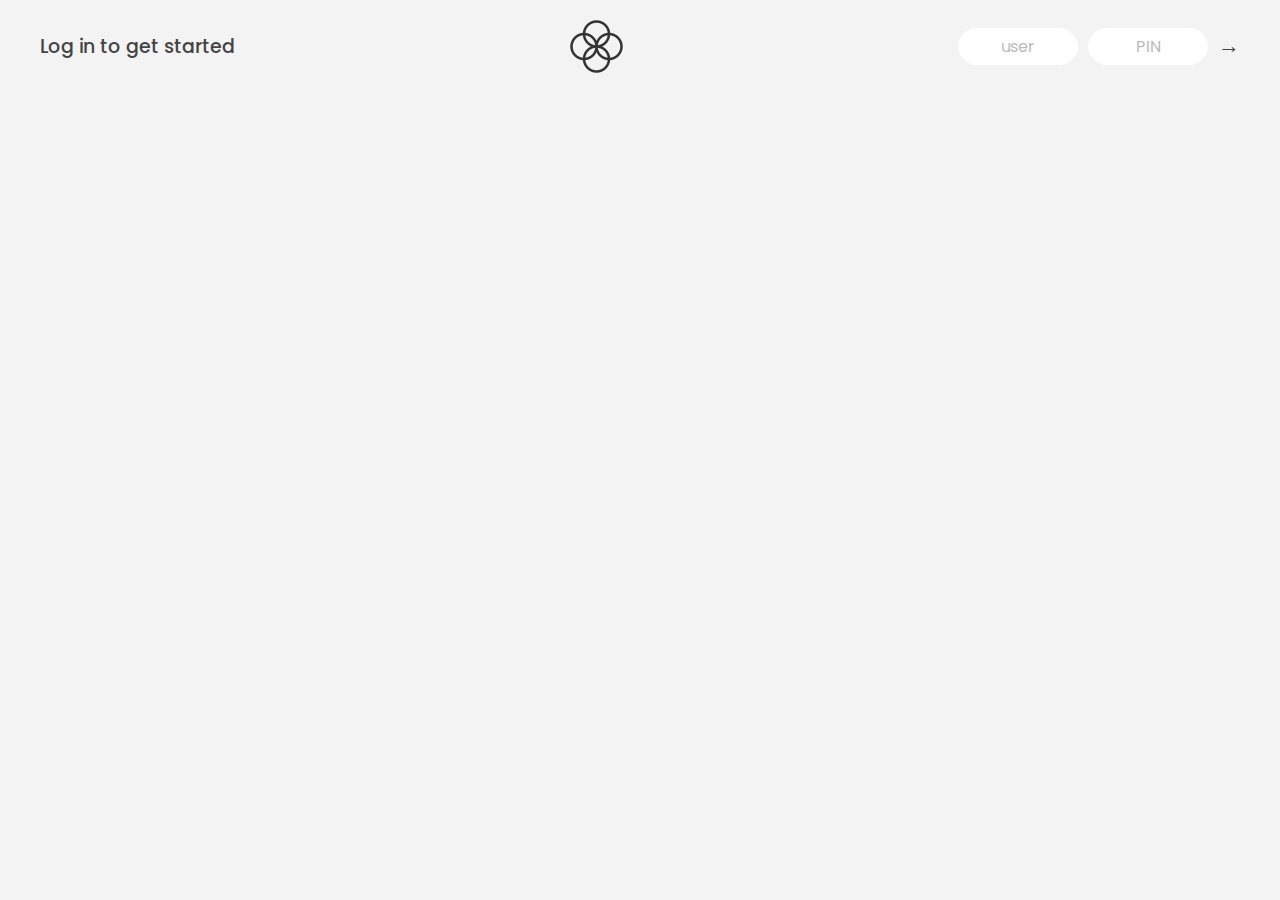
<file: Banking Application/index.html>
<!DOCTYPE html>
<html lang="en">
  <head>
    <meta charset="UTF-8" />
    <meta name="viewport" content="width=device-width, initial-scale=1.0" />
    <meta http-equiv="X-UA-Compatible" content="ie=edge" />
    <link rel="shortcut icon" type="image/png" href="/icon.png" />

    <link
      href="https://fonts.googleapis.com/css?family=Poppins:400,500,600&display=swap"
      rel="stylesheet"
    />

    <link rel="stylesheet" href="style.css" />
    <title>Bankist</title>
  </head>
  <body>
    <!-- TOP NAVIGATION -->
    <nav>
      <p class="welcome">Log in to get started</p>
      <img src="logo.png" alt="Logo" class="logo" />
      <form class="login">
        <input
          type="text"
          placeholder="user"
          class="login__input login__input--user"
        />
        <!-- In practice, use type="password" -->
        <input
          type="text"
          placeholder="PIN"
          maxlength="4"
          class="login__input login__input--pin"
        />
        <button class="login__btn">&rarr;</button>
      </form>
    </nav>

    <main class="app">
      <!-- BALANCE -->
      <div class="balance">
        <div>
          <p class="balance__label">Current balance</p>
          <p class="balance__date">
            As of <span class="date">05/03/2037</span>
          </p>
        </div>
        <p class="balance__value">0000€</p>
      </div>

      <!-- MOVEMENTS -->
      <div class="movements">
        <div class="movements__row">
          <div class="movements__type movements__type--deposit">2 deposit</div>
          <div class="movements__date">3 days ago</div>
          <div class="movements__value">4 000€</div>
        </div>
        <div class="movements__row">
          <div class="movements__type movements__type--withdrawal">
            1 withdrawal
          </div>
          <div class="movements__date">24/01/2037</div>
          <div class="movements__value">-378€</div>
        </div>
      </div>

      <!-- SUMMARY -->
      <div class="summary">
        <p class="summary__label">In</p>
        <p class="summary__value summary__value--in">0000€</p>
        <p class="summary__label">Out</p>
        <p class="summary__value summary__value--out">0000€</p>
        <p class="summary__label">Interest</p>
        <p class="summary__value summary__value--interest">0000€</p>
        <button class="btn--sort">&downarrow; SORT</button>
      </div>

      <!-- OPERATION: TRANSFERS -->
      <div class="operation operation--transfer">
        <h2>Transfer money</h2>
        <form class="form form--transfer">
          <input type="text" class="form__input form__input--to" />
          <input type="number" class="form__input form__input--amount" />
          <button class="form__btn form__btn--transfer">&rarr;</button>
          <label class="form__label">Transfer to</label>
          <label class="form__label">Amount</label>
        </form>
      </div>

      <!-- OPERATION: LOAN -->
      <div class="operation operation--loan">
        <h2>Request loan</h2>
        <form class="form form--loan">
          <input type="number" class="form__input form__input--loan-amount" />
          <button class="form__btn form__btn--loan">&rarr;</button>
          <label class="form__label form__label--loan">Amount</label>
        </form>
      </div>

      <!-- OPERATION: CLOSE -->
      <div class="operation operation--close">
        <h2>Close account</h2>
        <form class="form form--close">
          <input type="text" class="form__input form__input--user" />
          <input
            type="password"
            maxlength="6"
            class="form__input form__input--pin"
          />
          <button class="form__btn form__btn--close">&rarr;</button>
          <label class="form__label">Confirm user</label>
          <label class="form__label">Confirm PIN</label>
        </form>
      </div>

      <!-- LOGOUT TIMER -->
      <p class="logout-timer">
        You will be logged out in <span class="timer">05:00</span>
      </p>
    </main>

    <!-- <footer>
      &copy; by Jonas Schmedtmann. Don't claim as your own :)
    </footer> -->

    <script src="script.js"></script>
  </body>
</html>
</file>
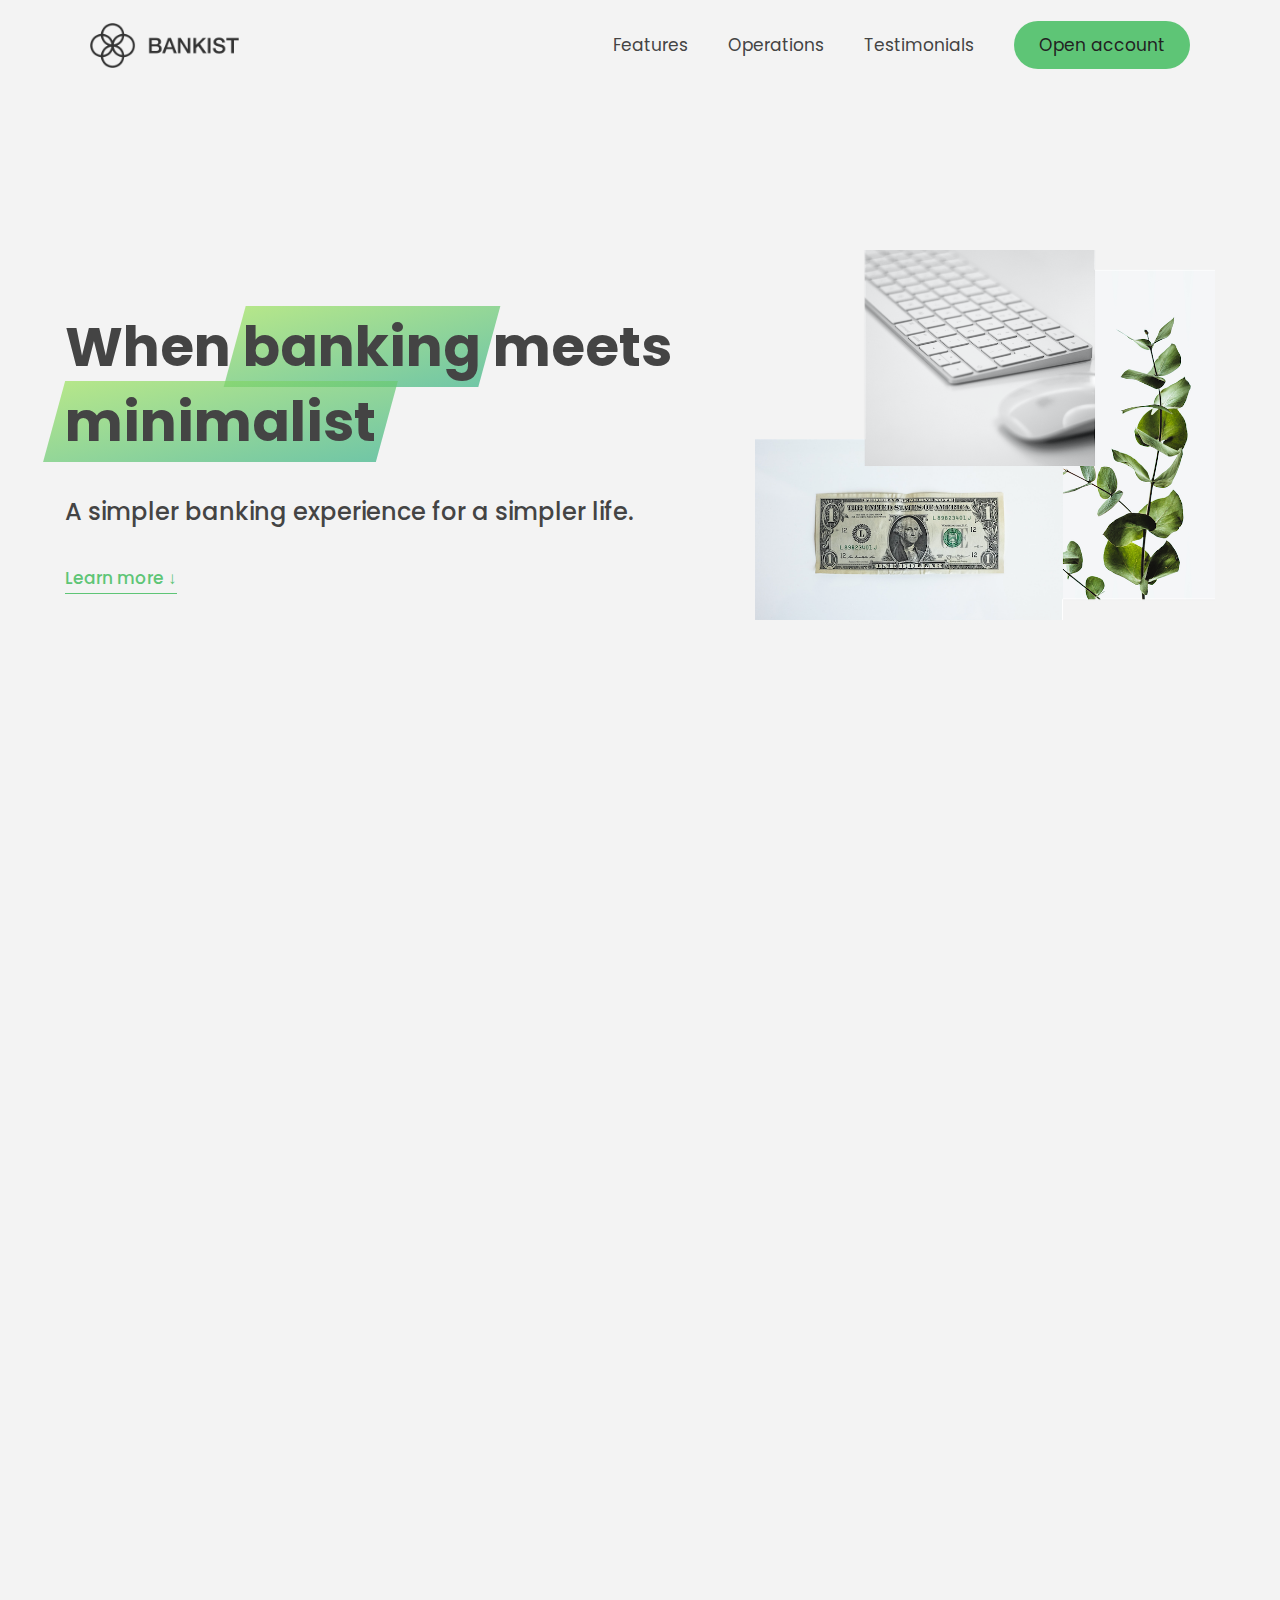
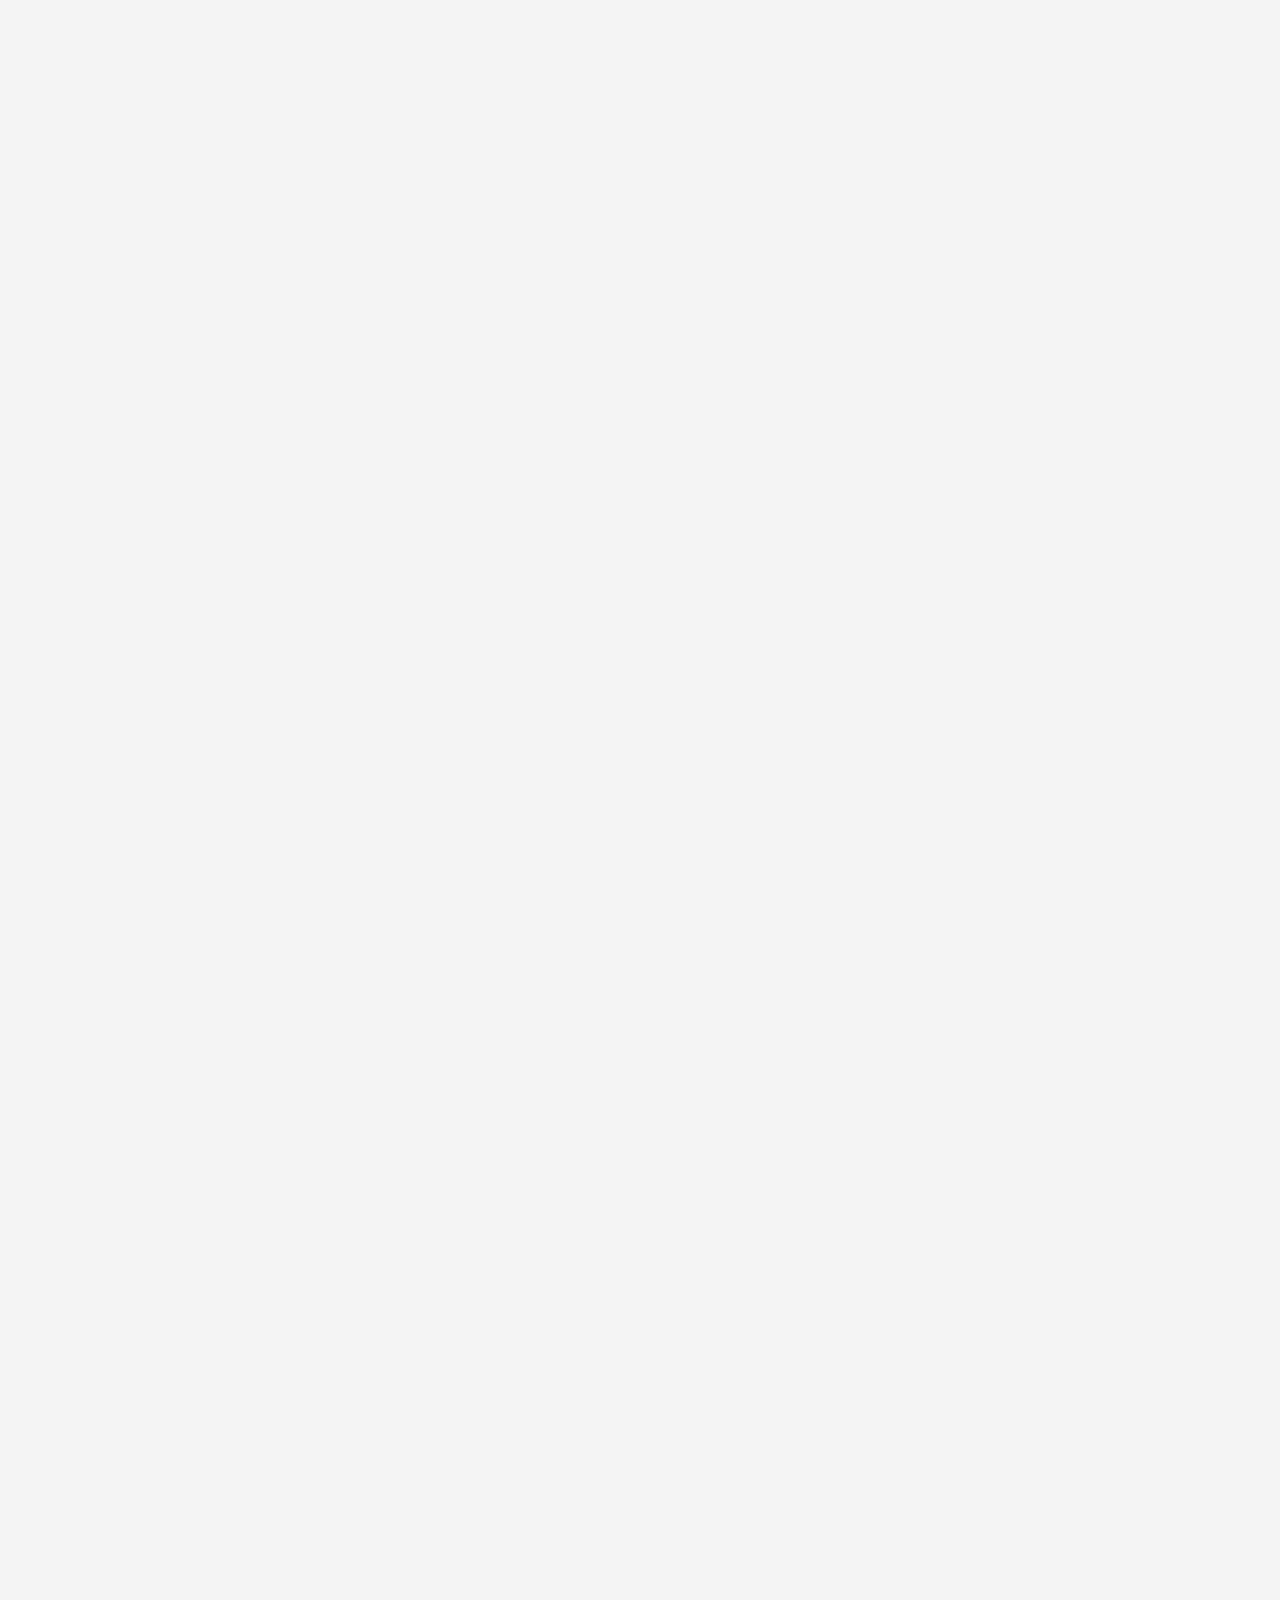
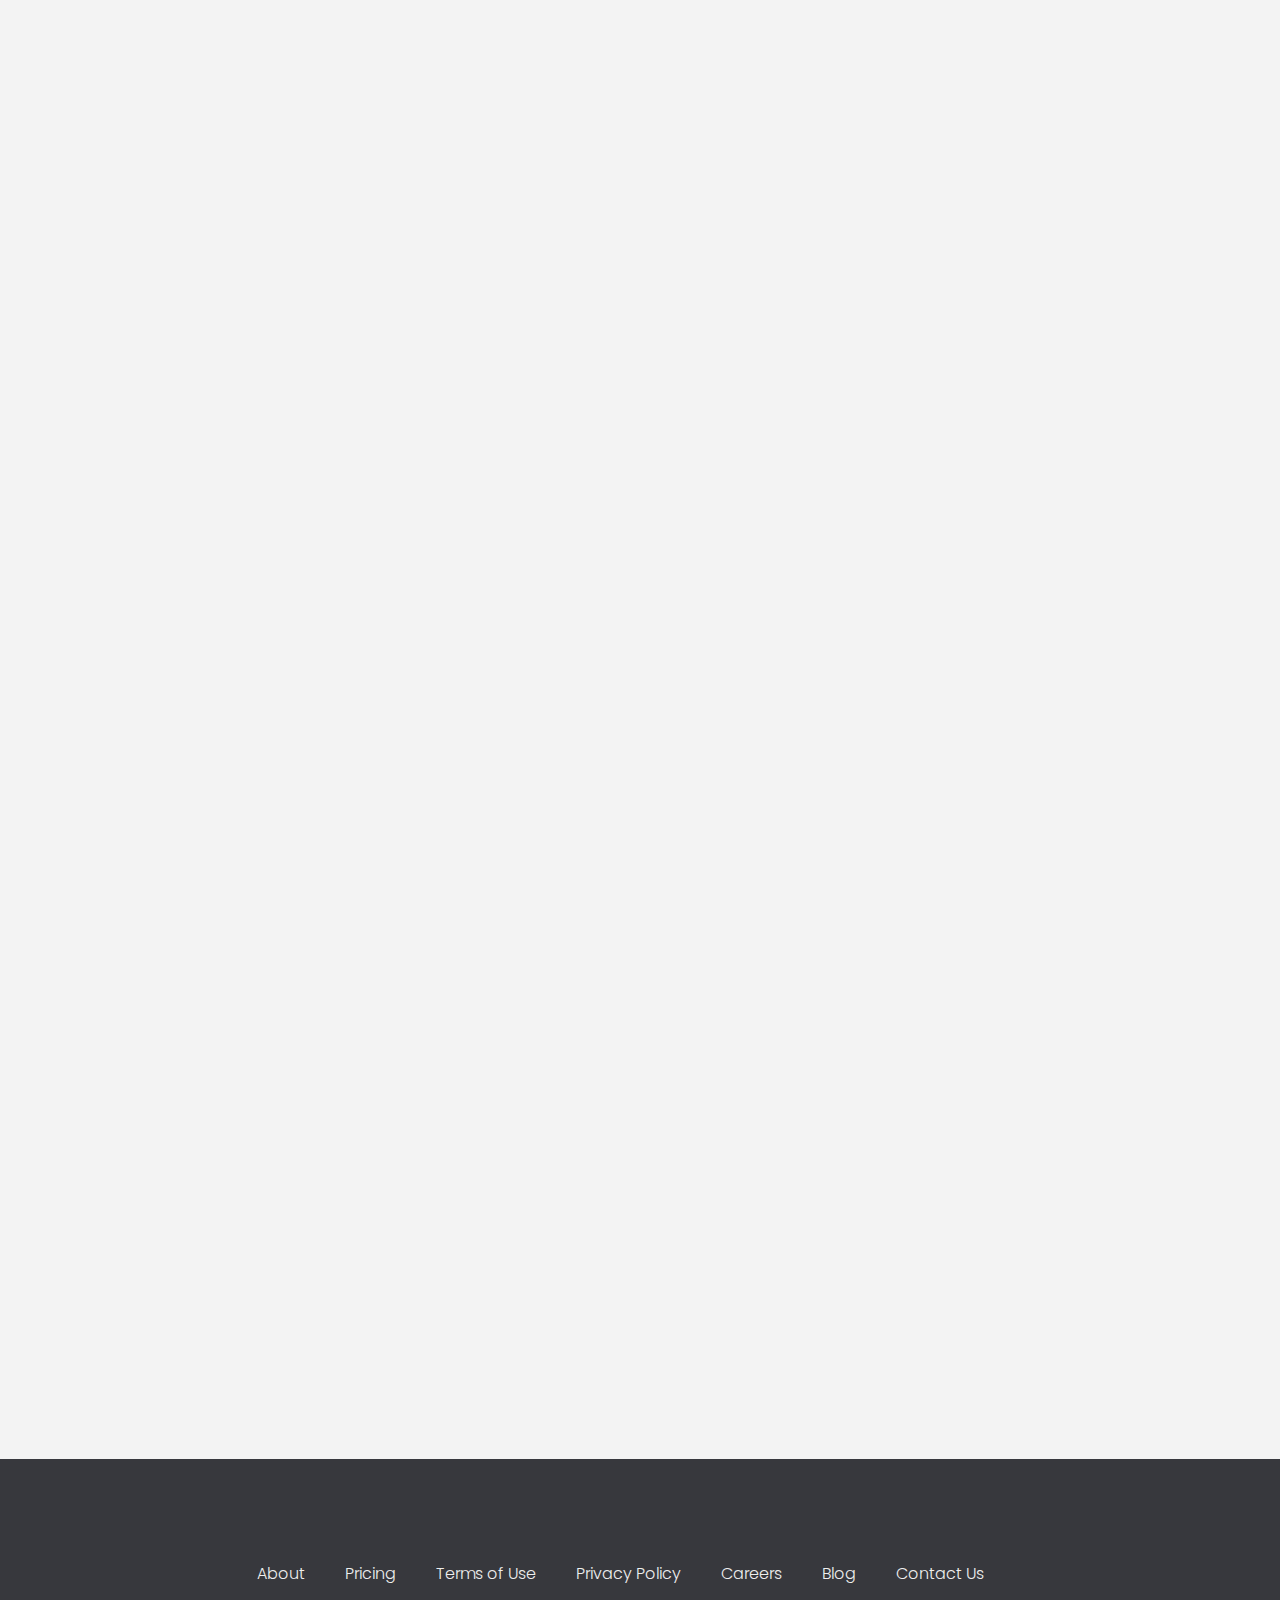
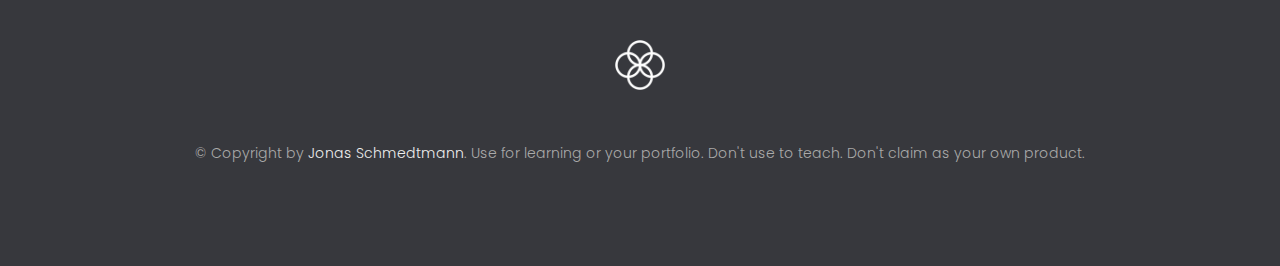
<file: Bankist Website/index.html>
<!DOCTYPE html>
<html lang="en">
  <head>
    <meta charset="UTF-8" />
    <meta name="viewport" content="width=device-width, initial-scale=1.0" />
    <meta http-equiv="X-UA-Compatible" content="ie=edge" />
    <link rel="shortcut icon" type="image/png" href="img/icon.png" />

    <link
      href="https://fonts.googleapis.com/css?family=Poppins:300,400,500,600&display=swap"
      rel="stylesheet"
    />
    <link rel="stylesheet" href="style.css" />
    <title>Bankist | When Banking meets Minimalist</title>

    <!-- JavaScript -->
    <script defer src="script.js"></script>
    <!-- ---------------- -->
  </head>
  <body>
    <header class="header">
      <nav class="nav">
        <img
          src="img/logo.png"
          alt="Bankist logo"
          class="nav__logo"
          id="logo"
          designer="Dhruv"
          data-version-number="3.0"
        />
        <ul class="nav__links">
          <li class="nav__item">
            <a class="nav__link" href="#section--1">Features</a>
          </li>
          <li class="nav__item">
            <a class="nav__link" href="#section--2">Operations</a>
          </li>
          <li class="nav__item">
            <a class="nav__link" href="#section--3">Testimonials</a>
          </li>
          <li class="nav__item">
            <a class="nav__link nav__link--btn btn--show-modal" href="#"
              >Open account</a
            >
          </li>
        </ul>
      </nav>

      <div class="header__title">
        <h1>
          When
          <!-- Green highlight effect -->
          <span class="highlight">banking</span>
          meets<br />
          <span class="highlight">minimalist</span>
        </h1>
        <h4>A simpler banking experience for a simpler life.</h4>
        <button class="btn--text btn--scroll-to">Learn more &DownArrow;</button>
        <img
          src="img/hero.png"
          class="header__img"
          alt="Minimalist bank items"
        />
      </div>
    </header>

    <section class="section" id="section--1">
      <div class="section__title">
        <h2 class="section__description">Features</h2>
        <h3 class="section__header">
          Everything you need in a modern bank and more.
        </h3>
      </div>

      <div class="features">
        <img
          src="img/digital-lazy.jpg"
          data-src="img/digital.jpg"
          alt="Computer"
          class="features__img lazy-img"
        />
        <div class="features__feature">
          <div class="features__icon">
            <svg>
              <use xlink:href="img/icons.svg#icon-monitor"></use>
            </svg>
          </div>
          <h5 class="features__header">100% digital bank</h5>
          <p>
            Lorem ipsum dolor sit amet consectetur adipisicing elit. Unde alias
            sint quos? Accusantium a fugiat porro reiciendis saepe quibusdam
            debitis ducimus.
          </p>
        </div>

        <div class="features__feature">
          <div class="features__icon">
            <svg>
              <use xlink:href="img/icons.svg#icon-trending-up"></use>
            </svg>
          </div>
          <h5 class="features__header">Watch your money grow</h5>
          <p>
            Nesciunt quos autem dolorum voluptates cum dolores dicta fuga
            inventore ab? Nulla incidunt eius numquam sequi iste pariatur
            quibusdam!
          </p>
        </div>
        <img
          src="img/grow-lazy.jpg"
          data-src="img/grow.jpg"
          alt="Plant"
          class="features__img lazy-img"
        />

        <img
          src="img/card-lazy.jpg"
          data-src="img/card.jpg"
          alt="Credit card"
          class="features__img lazy-img"
        />
        <div class="features__feature">
          <div class="features__icon">
            <svg>
              <use xlink:href="img/icons.svg#icon-credit-card"></use>
            </svg>
          </div>
          <h5 class="features__header">Free debit card included</h5>
          <p>
            Quasi, fugit in cumque cupiditate reprehenderit debitis animi enim
            eveniet consequatur odit quam quos possimus assumenda dicta fuga
            inventore ab.
          </p>
        </div>
      </div>
    </section>

    <section class="section" id="section--2">
      <div class="section__title">
        <h2 class="section__description">Operations</h2>
        <h3 class="section__header">
          Everything as simple as possible, but no simpler.
        </h3>
      </div>

      <div class="operations">
        <div class="operations__tab-container">
          <button
            class="btn operations__tab operations__tab--1 operations__tab--active"
            data-tab="1"
          >
            <span>01</span>Instant Transfers
          </button>
          <button class="btn operations__tab operations__tab--2" data-tab="2">
            <span>02</span>Instant Loans
          </button>
          <button class="btn operations__tab operations__tab--3" data-tab="3">
            <span>03</span>Instant Closing
          </button>
        </div>
        <div
          class="operations__content operations__content--1 operations__content--active"
        >
          <div class="operations__icon operations__icon--1">
            <svg>
              <use xlink:href="img/icons.svg#icon-upload"></use>
            </svg>
          </div>
          <h5 class="operations__header">
            Tranfser money to anyone, instantly! No fees, no BS.
          </h5>
          <p>
            Lorem ipsum dolor sit amet, consectetur adipisicing elit, sed do
            eiusmod tempor incididunt ut labore et dolore magna aliqua. Ut enim
            ad minim veniam, quis nostrud exercitation ullamco laboris nisi ut
            aliquip ex ea commodo consequat.
          </p>
        </div>

        <div class="operations__content operations__content--2">
          <div class="operations__icon operations__icon--2">
            <svg>
              <use xlink:href="img/icons.svg#icon-home"></use>
            </svg>
          </div>
          <h5 class="operations__header">
            Buy a home or make your dreams come true, with instant loans.
          </h5>
          <p>
            Duis aute irure dolor in reprehenderit in voluptate velit esse
            cillum dolore eu fugiat nulla pariatur. Excepteur sint occaecat
            cupidatat non proident, sunt in culpa qui officia deserunt mollit
            anim id est laborum.
          </p>
        </div>
        <div class="operations__content operations__content--3">
          <div class="operations__icon operations__icon--3">
            <svg>
              <use xlink:href="img/icons.svg#icon-user-x"></use>
            </svg>
          </div>
          <h5 class="operations__header">
            No longer need your account? No problem! Close it instantly.
          </h5>
          <p>
            Excepteur sint occaecat cupidatat non proident, sunt in culpa qui
            officia deserunt mollit anim id est laborum. Ut enim ad minim
            veniam, quis nostrud exercitation ullamco laboris nisi ut aliquip ex
            ea commodo consequat.
          </p>
        </div>
      </div>
    </section>

    <section class="section" id="section--3">
      <div class="section__title section__title--testimonials">
        <h2 class="section__description">Not sure yet?</h2>
        <h3 class="section__header">
          Millions of Bankists are already making their lifes simpler.
        </h3>
      </div>

      <div class="slider">
        <div class="slide slide--1">
          <div class="testimonial">
            <h5 class="testimonial__header">Best financial decision ever!</h5>
            <blockquote class="testimonial__text">
              Lorem ipsum dolor sit, amet consectetur adipisicing elit.
              Accusantium quas quisquam non? Quas voluptate nulla minima
              deleniti optio ullam nesciunt, numquam corporis et asperiores
              laboriosam sunt, praesentium suscipit blanditiis. Necessitatibus
              id alias reiciendis, perferendis facere pariatur dolore veniam
              autem esse non voluptatem saepe provident nihil molestiae.
            </blockquote>
            <address class="testimonial__author">
              <img src="img/user-1.jpg" alt="" class="testimonial__photo" />
              <h6 class="testimonial__name">Aarav Lynn</h6>
              <p class="testimonial__location">San Francisco, USA</p>
            </address>
          </div>
        </div>

        <div class="slide slide--2">
          <div class="testimonial">
            <h5 class="testimonial__header">
              The last step to becoming a complete minimalist
            </h5>
            <blockquote class="testimonial__text">
              Quisquam itaque deserunt ullam, quia ea repellendus provident,
              ducimus neque ipsam modi voluptatibus doloremque, corrupti
              laborum. Incidunt numquam perferendis veritatis neque repellendus.
              Lorem, ipsum dolor sit amet consectetur adipisicing elit. Illo
              deserunt exercitationem deleniti.
            </blockquote>
            <address class="testimonial__author">
              <img src="img/user-2.jpg" alt="" class="testimonial__photo" />
              <h6 class="testimonial__name">Miyah Miles</h6>
              <p class="testimonial__location">London, UK</p>
            </address>
          </div>
        </div>

        <div class="slide slide--3">
          <div class="testimonial">
            <h5 class="testimonial__header">
              Finally free from old-school banks
            </h5>
            <blockquote class="testimonial__text">
              Debitis, nihil sit minus suscipit magni aperiam vel tenetur
              incidunt commodi architecto numquam omnis nulla autem,
              necessitatibus blanditiis modi similique quidem. Odio aliquam
              culpa dicta beatae quod maiores ipsa minus consequatur error sunt,
              deleniti saepe aliquid quos inventore sequi. Necessitatibus id
              alias reiciendis, perferendis facere.
            </blockquote>
            <address class="testimonial__author">
              <img src="img/user-3.jpg" alt="" class="testimonial__photo" />
              <h6 class="testimonial__name">Francisco Gomes</h6>
              <p class="testimonial__location">Lisbon, Portugal</p>
            </address>
          </div>
        </div>
        <!-- 
        <div class="slide"><img src="img/img-1.jpg" alt="Photo 1" /></div>
        <div class="slide"><img src="img/img-2.jpg" alt="Photo 2" /></div>
        <div class="slide"><img src="img/img-3.jpg" alt="Photo 3" /></div>
        <div class="slide"><img src="img/img-4.jpg" alt="Photo 4" /></div> -->

        <button class="slider__btn slider__btn--left">&larr;</button>
        <button class="slider__btn slider__btn--right">&rarr;</button>
        <div class="dots"></div>
      </div>
    </section>

    <section class="section section--sign-up">
      <div class="section__title">
        <h3 class="section__header">
          The best day to join Bankist was one year ago. The second best is
          today!
        </h3>
      </div>
      <button class="btn btn--show-modal">Open your free account today!</button>
    </section>

    <footer class="footer">
      <ul class="footer__nav">
        <li class="footer__item">
          <a class="footer__link" href="#">About</a>
        </li>
        <li class="footer__item">
          <a class="footer__link" href="#">Pricing</a>
        </li>
        <li class="footer__item">
          <a class="footer__link" href="#">Terms of Use</a>
        </li>
        <li class="footer__item">
          <a class="footer__link" href="#">Privacy Policy</a>
        </li>
        <li class="footer__item">
          <a class="footer__link" href="#">Careers</a>
        </li>
        <li class="footer__item">
          <a class="footer__link" href="#">Blog</a>
        </li>
        <li class="footer__item">
          <a class="footer__link" href="#">Contact Us</a>
        </li>
      </ul>
      <img src="img/icon.png" alt="Logo" class="footer__logo" />
      <p class="footer__copyright">
        &copy; Copyright by
        <a
          class="footer__link twitter-link"
          target="_blank"
          href="https://twitter.com/jonasschmedtman"
          >Jonas Schmedtmann</a
        >. Use for learning or your portfolio. Don't use to teach. Don't claim
        as your own product.
      </p>
    </footer>

    <div class="modal hidden">
      <button class="btn--close-modal">&times;</button>
      <h2 class="modal__header">
        Open your bank account <br />
        in just <span class="highlight">5 minutes</span>
      </h2>
      <form class="modal__form">
        <label>First Name</label>
        <input type="text" />
        <label>Last Name</label>
        <input type="text" />
        <label>Email Address</label>
        <input type="email" />
        <button class="btn">Next step &rarr;</button>
      </form>
    </div>
    <div class="overlay hidden"></div>

    <!-- <script src="script.js"></script> -->
  </body>
</html>
</file>
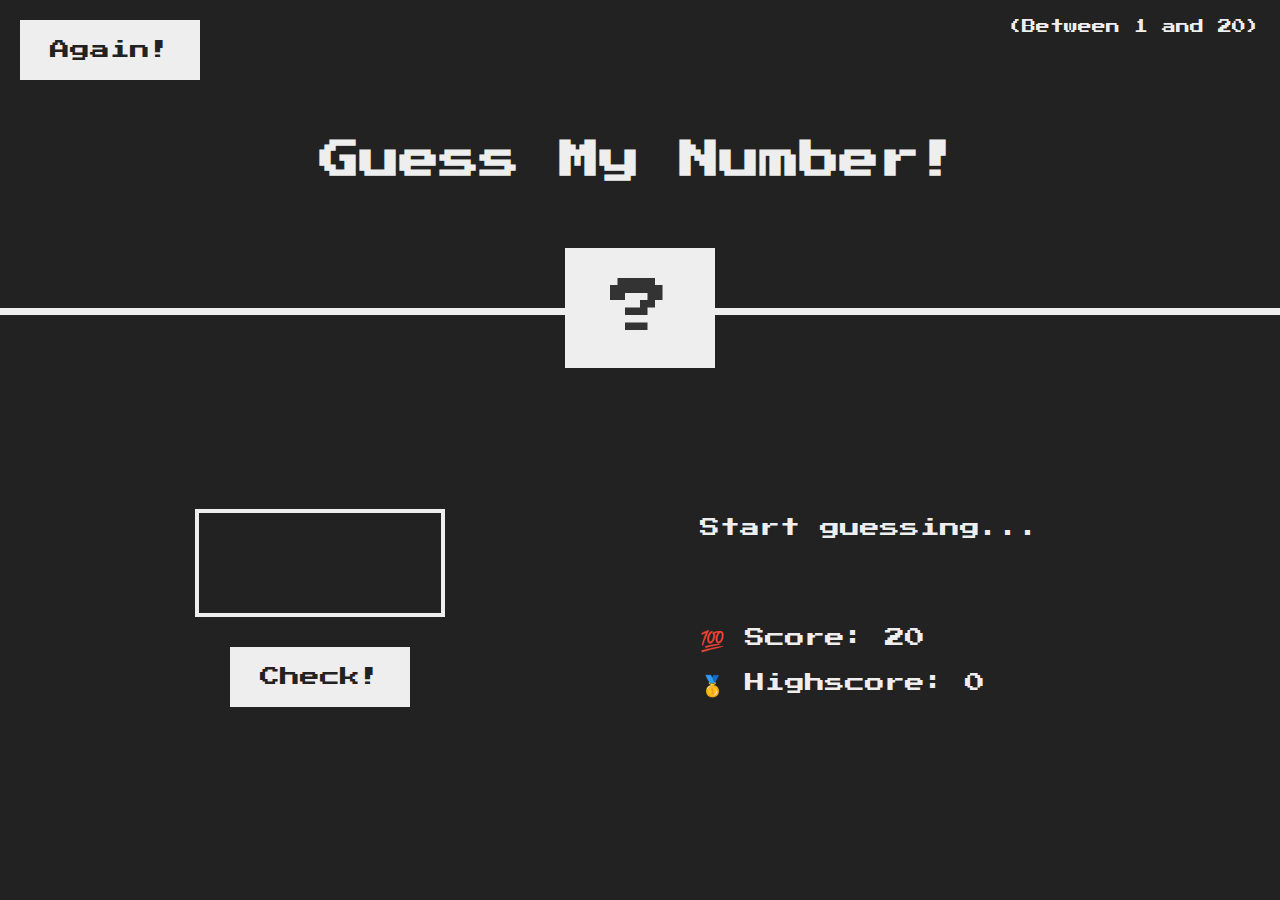
<file: Guess My Number/index.html>
<!DOCTYPE html>
<html lang="en">
  <head>
    <meta charset="UTF-8" />
    <meta name="viewport" content="width=device-width, initial-scale=1.0" />
    <meta http-equiv="X-UA-Compatible" content="ie=edge" />
    <link rel="stylesheet" href="style.css" />
    <title>Guess My Number!</title>
  </head>
  <body>
    <header>
      <h1>Guess My Number!</h1>
      <p class="between">(Between 1 and 20)</p>
      <button class="btn again">Again!</button>
      <div class="number">?</div>
    </header>
    <main>
      <section class="left">
        <input type="number" class="guess" />
        <button class="btn check">Check!</button>
      </section>
      <section class="right">
        <p class="message">Start guessing...</p>
        <p class="label-score">💯 Score: <span class="score">20</span></p>
        <p class="label-highscore">
          🥇 Highscore: <span class="highscore">0</span>
        </p>
      </section>
    </main>
    <script src="script1.js"></script>
  </body>
</html>
</file>
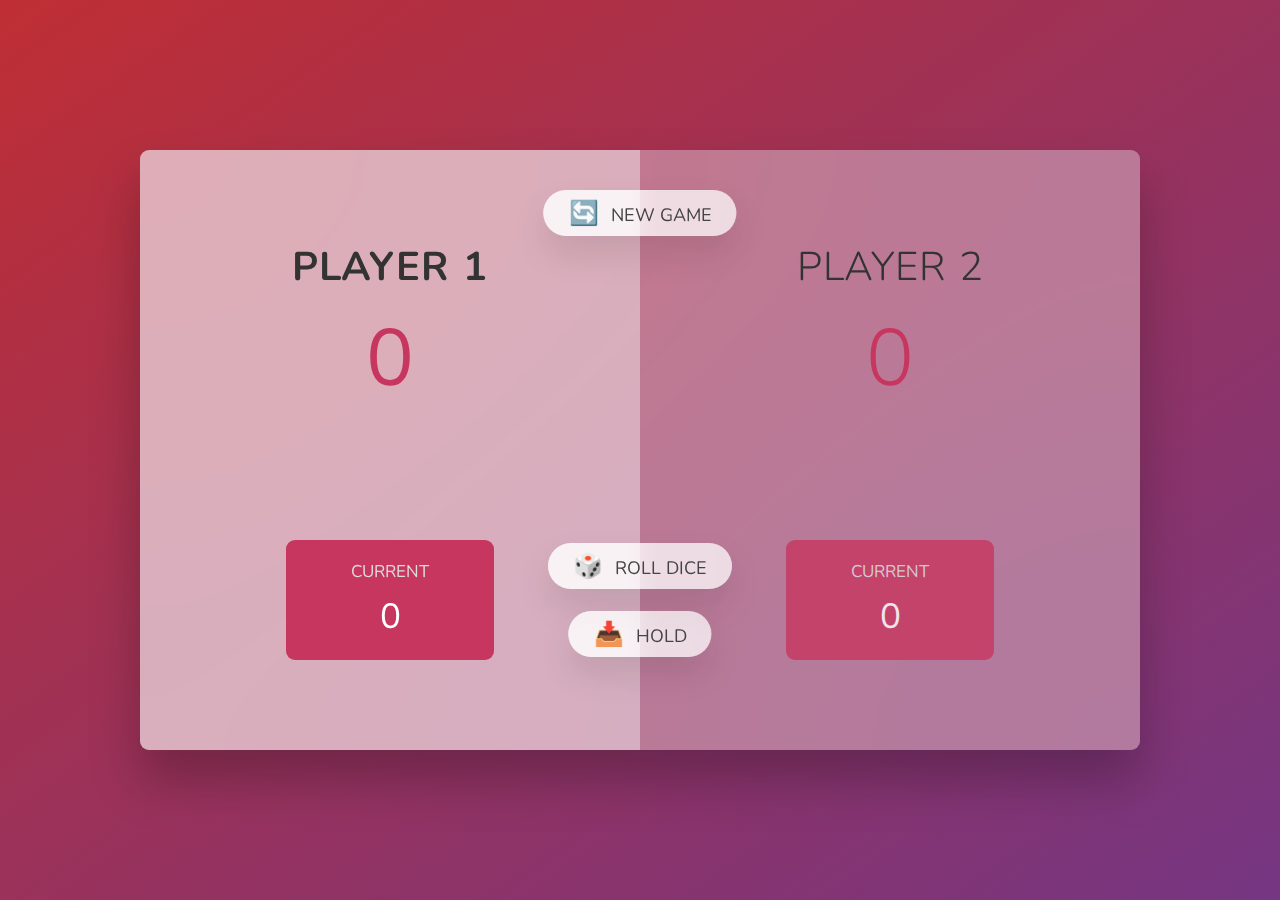
<file: Pig Game Mini/index.html>
<!DOCTYPE html>
<html lang="en">
  <head>
    <meta charset="UTF-8" />
    <meta name="viewport" content="width=device-width, initial-scale=1.0" />
    <meta http-equiv="X-UA-Compatible" content="ie=edge" />
    <link rel="stylesheet" href="style.css" />
    <title>Pig Game</title>
  </head>
  <body>
    <main>
      <section class="player player--0 player--active">
        <h2 class="name" id="name--0">Player 1</h2>
        <p class="score" id="score--0">43</p>
        <div class="current">
          <p class="current-label">Current</p>
          <p class="current-score" id="current--0">0</p>
        </div>
      </section>
      <section class="player player--1">
        <h2 class="name" id="name--1">Player 2</h2>
        <p class="score" id="score--1">24</p>
        <div class="current">
          <p class="current-label">Current</p>
          <p class="current-score" id="current--1">0</p>
        </div>
      </section>

      <img src="dice-5.png" alt="Playing dice" class="dice" />
      <button class="btn btn--new">🔄 New game</button>
      <button class="btn btn--roll">🎲 Roll dice</button>
      <button class="btn btn--hold">📥 Hold</button>
    </main>
    <script src="script.js"></script>
  </body>
</html>
</file>
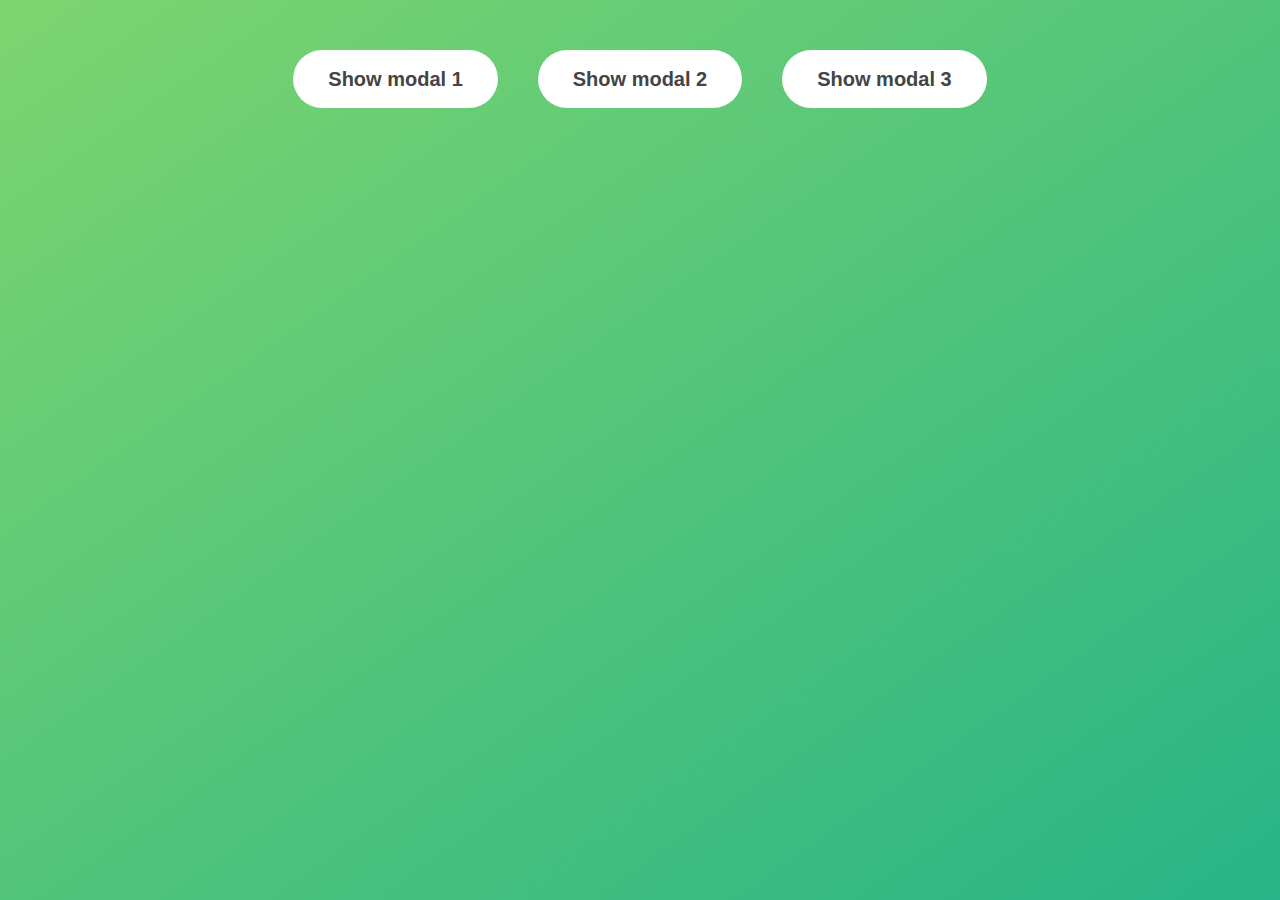
<file: Show Model Project/index.html>
<!DOCTYPE html>
<html lang="en">
  <head>
    <meta charset="UTF-8" />
    <meta name="viewport" content="width=device-width, initial-scale=1.0" />
    <meta http-equiv="X-UA-Compatible" content="ie=edge" />
    <link rel="stylesheet" href="style.css" />
    <title>Modal window</title>
  </head>
  <body>
    <button class="show-modal">Show modal 1</button>
    <button class="show-modal">Show modal 2</button>
    <button class="show-modal">Show modal 3</button>

    <div class="modal hidden">
      <button class="close-modal">&times;</button>
      <h1>I'm a modal window 😍</h1>
      <p>
        Lorem ipsum dolor sit amet, consectetur adipisicing elit, sed do eiusmod
        tempor incididunt ut labore et dolore magna aliqua. Ut enim ad minim
        veniam, quis nostrud exercitation ullamco laboris nisi ut aliquip ex ea
        commodo consequat. Duis aute irure dolor in reprehenderit in voluptate
        velit esse cillum dolore eu fugiat nulla pariatur. Excepteur sint
        occaecat cupidatat non proident, sunt in culpa qui officia deserunt
        mollit anim id est laborum.
      </p>
    </div>
    <div class="overlay hidden"></div>

    <script src="script.js"></script>
  </body>
</html>
</file>
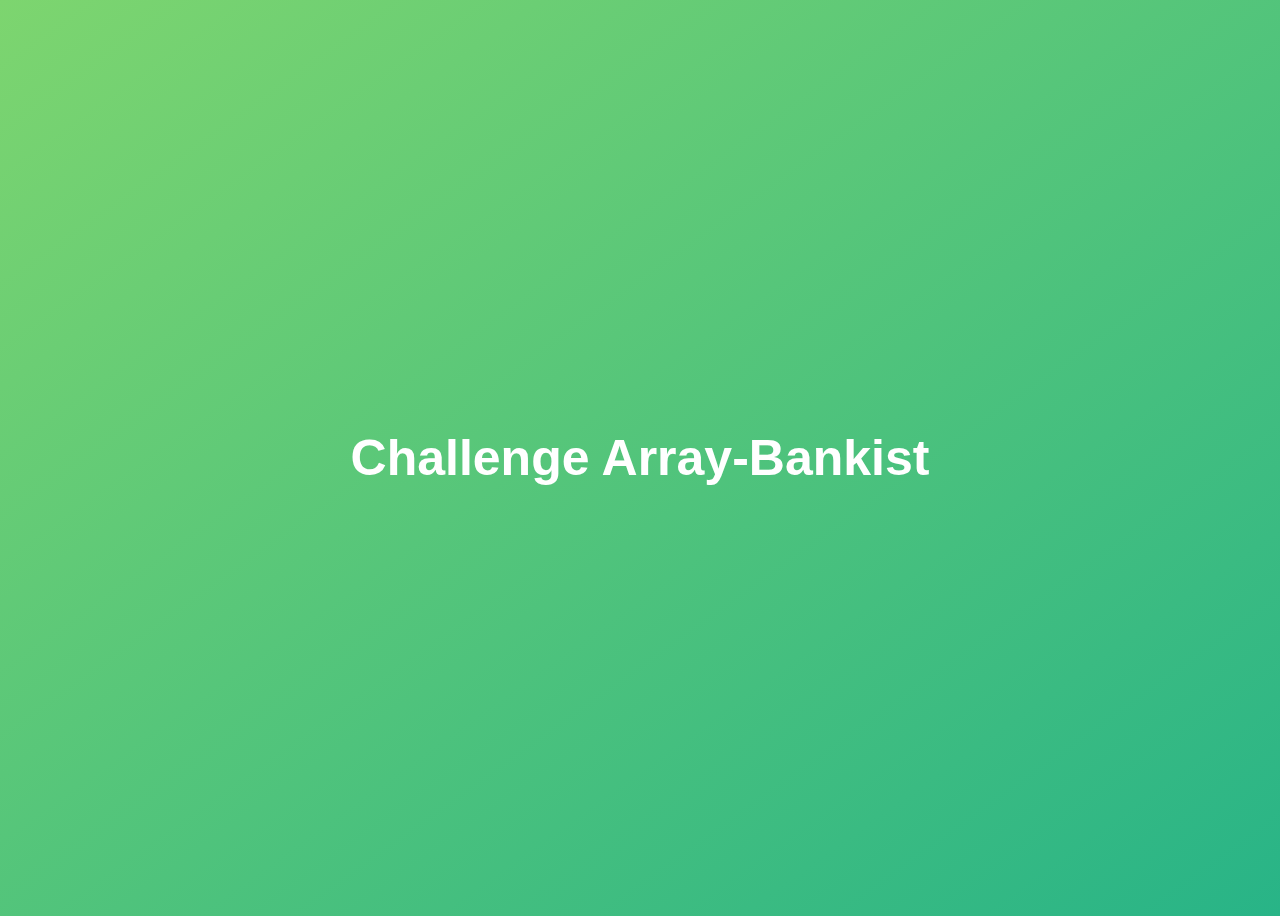
<file: Banking Application/challenge.html>
<!DOCTYPE html>
<html lang="en">
  <head>
    <meta charset="UTF-8" />
    <meta name="viewport" content="width=device-width, initial-scale=1.0" />
    <meta http-equiv="X-UA-Compatible" content="ie=edge" />
    <title>Challenge</title>
    <style>
      body {
        height: 100vh;
        display: flex;
        align-items: center;
        background: linear-gradient(to top left, #28b487, #7dd56f);
      }
      h1 {
        font-family: sans-serif;
        font-size: 50px;
        line-height: 1.3;
        width: 100%;
        padding: 30px;
        text-align: center;
        color: white;
      }
      button {
        width: 50px;
        height: 20px;
        margin: 10px;
      }
      textarea {
        width: 300px;
        height: 100px;
      }
    </style>
  </head>
  <body>
    <h1>Challenge Array-Bankist</h1>
    <script src="challenge.js"></script>
  </body>
</html>
</file>
<file: Banking Application/style.css>
/*
 * Use this CSS to learn some intersting techniques,
 * in case you're wondering how I built the UI.
 * Have fun! 😁
 */

* {
  margin: 0;
  padding: 0;
  box-sizing: inherit;
}

html {
  font-size: 62.5%;
  box-sizing: border-box;
}

body {
  font-family: 'Poppins', sans-serif;
  color: #444;
  background-color: #f3f3f3;
  height: 100vh;
  padding: 2rem;
}

nav {
  display: flex;
  justify-content: space-between;
  align-items: center;
  padding: 0 2rem;
}

.welcome {
  font-size: 1.9rem;
  font-weight: 500;
}

.logo {
  height: 5.25rem;
}

.login {
  display: flex;
}

.login__input {
  border: none;
  padding: 0.5rem 2rem;
  font-size: 1.6rem;
  font-family: inherit;
  text-align: center;
  width: 12rem;
  border-radius: 10rem;
  margin-right: 1rem;
  color: inherit;
  border: 1px solid #fff;
  transition: all 0.3s;
}

.login__input:focus {
  outline: none;
  border: 1px solid #ccc;
}

.login__input::placeholder {
  color: #bbb;
}

.login__btn {
  border: none;
  background: none;
  font-size: 2.2rem;
  color: inherit;
  cursor: pointer;
  transition: all 0.3s;
}

.login__btn:hover,
.login__btn:focus,
.btn--sort:hover,
.btn--sort:focus {
  outline: none;
  color: #777;
}

/* MAIN */
.app {
  position: relative;
  max-width: 100rem;
  margin: 4rem auto;
  display: grid;
  grid-template-columns: 4fr 3fr;
  grid-template-rows: auto repeat(3, 15rem) auto;
  gap: 2rem;

  /* NOTE This creates the fade in/out anumation */
  opacity: 0;
  transition: all 1s;
}

.balance {
  grid-column: 1 / span 2;
  display: flex;
  align-items: flex-end;
  justify-content: space-between;
  margin-bottom: 2rem;
}

.balance__label {
  font-size: 2.2rem;
  font-weight: 500;
  margin-bottom: -0.2rem;
}

.balance__date {
  font-size: 1.4rem;
  color: #888;
}

.balance__value {
  font-size: 4.5rem;
  font-weight: 400;
}

/* MOVEMENTS */
.movements {
  grid-row: 2 / span 3;
  background-color: #fff;
  border-radius: 1rem;
  overflow: scroll;
}

.movements__row {
  padding: 2.25rem 4rem;
  display: flex;
  align-items: center;
  border-bottom: 1px solid #eee;
}

.movements__type {
  font-size: 1.1rem;
  text-transform: uppercase;
  font-weight: 500;
  color: #fff;
  padding: 0.1rem 1rem;
  border-radius: 10rem;
  margin-right: 2rem;
}

.movements__date {
  font-size: 1.1rem;
  text-transform: uppercase;
  font-weight: 500;
  color: #666;
}

.movements__type--deposit {
  background-image: linear-gradient(to top left, #39b385, #9be15d);
}

.movements__type--withdrawal {
  background-image: linear-gradient(to top left, #e52a5a, #ff585f);
}

.movements__value {
  font-size: 1.7rem;
  margin-left: auto;
}

/* SUMMARY */
.summary {
  grid-row: 5 / 6;
  display: flex;
  align-items: baseline;
  padding: 0 0.3rem;
  margin-top: 1rem;
}

.summary__label {
  font-size: 1.2rem;
  font-weight: 500;
  text-transform: uppercase;
  margin-right: 0.8rem;
}

.summary__value {
  font-size: 2.2rem;
  margin-right: 2.5rem;
}

.summary__value--in,
.summary__value--interest {
  color: #66c873;
}

.summary__value--out {
  color: #f5465d;
}

.btn--sort {
  margin-left: auto;
  border: none;
  background: none;
  font-size: 1.3rem;
  font-weight: 500;
  cursor: pointer;
}

/* OPERATIONS */
.operation {
  border-radius: 1rem;
  padding: 3rem 4rem;
  color: #333;
}

.operation--transfer {
  background-image: linear-gradient(to top left, #ffb003, #ffcb03);
}

.operation--loan {
  background-image: linear-gradient(to top left, #39b385, #9be15d);
}

.operation--close {
  background-image: linear-gradient(to top left, #e52a5a, #ff585f);
}

h2 {
  margin-bottom: 1.5rem;
  font-size: 1.7rem;
  font-weight: 600;
  color: #333;
}

.form {
  display: grid;
  grid-template-columns: 2.5fr 2.5fr 1fr;
  grid-template-rows: auto auto;
  gap: 0.4rem 1rem;
}

/* Exceptions for interst */
.form.form--loan {
  grid-template-columns: 2.5fr 1fr 2.5fr;
}
.form__label--loan {
  grid-row: 2;
}
/* End exceptions */

.form__input {
  width: 100%;
  border: none;
  background-color: rgba(255, 255, 255, 0.4);
  font-family: inherit;
  font-size: 1.5rem;
  text-align: center;
  color: #333;
  padding: 0.3rem 1rem;
  border-radius: 0.7rem;
  transition: all 0.3s;
}

.form__input:focus {
  outline: none;
  background-color: rgba(255, 255, 255, 0.6);
}

.form__label {
  font-size: 1.3rem;
  text-align: center;
}

.form__btn {
  border: none;
  border-radius: 0.7rem;
  font-size: 1.8rem;
  background-color: #fff;
  cursor: pointer;
  transition: all 0.3s;
}

.form__btn:focus {
  outline: none;
  background-color: rgba(255, 255, 255, 0.8);
}

.logout-timer {
  padding: 0 0.3rem;
  margin-top: 1.9rem;
  text-align: right;
  font-size: 1.25rem;
}

.timer {
  font-weight: 600;
}
</file>
<file: Bankist Website/style.css>
/* The page is NOT responsive. You can implement responsiveness yourself if you wanna have some fun 😃 */

:root {
  --color-primary: #5ec576;
  --color-secondary: #ffcb03;
  --color-tertiary: #ff585f;
  --color-primary-darker: #4bbb7d;
  --color-secondary-darker: #ffbb00;
  --color-tertiary-darker: #fd424b;
  --color-primary-opacity: #5ec5763a;
  --color-secondary-opacity: #ffcd0331;
  --color-tertiary-opacity: #ff58602d;
  --gradient-primary: linear-gradient(to top left, #39b385, #9be15d);
  --gradient-secondary: linear-gradient(to top left, #ffb003, #ffcb03);
}

* {
  margin: 0;
  padding: 0;
  box-sizing: inherit;
}

html {
  font-size: 62.5%;
  box-sizing: border-box;
}

body {
  font-family: 'Poppins', sans-serif;
  font-weight: 300;
  color: #444;
  line-height: 1.9;
  background-color: #f3f3f3;
}

/* GENERAL ELEMENTS */
.section {
  padding: 15rem 3rem;
  border-top: 1px solid #ddd;

  transition: transform 1s, opacity 1s;
}

.section--hidden {
  opacity: 0;
  transform: translateY(8rem);
}

.section__title {
  max-width: 80rem;
  margin: 0 auto 8rem auto;
}

.section__description {
  font-size: 1.8rem;
  font-weight: 600;
  text-transform: uppercase;
  color: var(--color-primary);
  margin-bottom: 1rem;
}

.section__header {
  font-size: 4rem;
  line-height: 1.3;
  font-weight: 500;
}

.btn {
  display: inline-block;
  background-color: var(--color-primary);
  font-size: 1.6rem;
  font-family: inherit;
  font-weight: 500;
  border: none;
  padding: 1.25rem 4.5rem;
  border-radius: 10rem;
  cursor: pointer;
  transition: all 0.3s;
}

.btn:hover {
  background-color: var(--color-primary-darker);
}

.btn--text {
  display: inline-block;
  background: none;
  font-size: 1.7rem;
  font-family: inherit;
  font-weight: 500;
  color: var(--color-primary);
  border: none;
  border-bottom: 1px solid currentColor;
  padding-bottom: 2px;
  cursor: pointer;
  transition: all 0.3s;
}

p {
  color: #666;
}

/* This is BAD for accessibility! Don't do in the real world! */
button:focus {
  outline: none;
}

img {
  transition: filter 0.5s;
}

.lazy-img {
  filter: blur(20px);
}

/* NAVIGATION */
.nav {
  display: flex;
  justify-content: space-between;
  align-items: center;
  height: 9rem;
  width: 100%;
  padding: 0 6rem;
  z-index: 100;
}

/* nav and stickly class at the same time */
.nav.sticky {
  position: fixed;
  background-color: rgba(255, 255, 255, 0.95);
}

.nav__logo {
  height: 4.5rem;
  transition: all 0.3s;
}

.nav__links {
  display: flex;
  align-items: center;
  list-style: none;
}

.nav__item {
  margin-left: 4rem;
}

.nav__link:link,
.nav__link:visited {
  font-size: 1.7rem;
  font-weight: 400;
  color: inherit;
  text-decoration: none;
  display: block;
  transition: all 0.3s;
}

.nav__link--btn:link,
.nav__link--btn:visited {
  padding: 0.8rem 2.5rem;
  border-radius: 3rem;
  background-color: var(--color-primary);
  color: #222;
}

.nav__link--btn:hover,
.nav__link--btn:active {
  color: inherit;
  background-color: var(--color-primary-darker);
  color: #333;
}

/* HEADER */
.header {
  padding: 0 3rem;
  height: 100vh;
  display: flex;
  flex-direction: column;
  align-items: center;
}

.header__title {
  flex: 1;

  max-width: 115rem;
  display: grid;
  grid-template-columns: 3fr 2fr;
  row-gap: 3rem;
  align-content: center;
  justify-content: center;

  align-items: start;
  justify-items: start;
}

h1 {
  font-size: 5.5rem;
  line-height: 1.35;
}

h4 {
  font-size: 2.4rem;
  font-weight: 500;
}

.header__img {
  width: 100%;
  grid-column: 2 / 3;
  grid-row: 1 / span 4;
  transform: translateY(-6rem);
}

.highlight {
  position: relative;
}

.highlight::after {
  display: block;
  content: '';
  position: absolute;
  bottom: 0;
  left: 0;
  height: 100%;
  width: 100%;
  z-index: -1;
  opacity: 0.7;
  transform: scale(1.07, 1.05) skewX(-15deg);
  background-image: var(--gradient-primary);
}

/* FEATURES */
.features {
  display: grid;
  grid-template-columns: 1fr 1fr;
  gap: 4rem;
  margin: 0 12rem;
}

.features__img {
  width: 100%;
}

.features__feature {
  align-self: center;
  justify-self: center;
  width: 70%;
  font-size: 1.5rem;
}

.features__icon {
  display: flex;
  align-items: center;
  justify-content: center;
  background-color: var(--color-primary-opacity);
  height: 5.5rem;
  width: 5.5rem;
  border-radius: 50%;
  margin-bottom: 2rem;
}

.features__icon svg {
  height: 2.5rem;
  width: 2.5rem;
  fill: var(--color-primary);
}

.features__header {
  font-size: 2rem;
  margin-bottom: 1rem;
}

/* OPERATIONS */
.operations {
  max-width: 100rem;
  margin: 12rem auto 0 auto;

  background-color: #fff;
}

.operations__tab-container {
  display: flex;
  justify-content: center;
}

.operations__tab {
  margin-right: 2.5rem;
  transform: translateY(-50%);
}

.operations__tab span {
  margin-right: 1rem;
  font-weight: 600;
  display: inline-block;
}

.operations__tab--1 {
  background-color: var(--color-secondary);
}

.operations__tab--1:hover {
  background-color: var(--color-secondary-darker);
}

.operations__tab--3 {
  background-color: var(--color-tertiary);
  margin: 0;
}

.operations__tab--3:hover {
  background-color: var(--color-tertiary-darker);
}

.operations__tab--active {
  transform: translateY(-66%);
}

.operations__content {
  display: none;

  /* JUST PRESENTATIONAL */
  font-size: 1.7rem;
  padding: 2.5rem 7rem 6.5rem 7rem;
}

.operations__content--active {
  display: grid;
  grid-template-columns: 7rem 1fr;
  column-gap: 3rem;
  row-gap: 0.5rem;
}

.operations__header {
  font-size: 2.25rem;
  font-weight: 500;
  align-self: center;
}

.operations__icon {
  display: flex;
  align-items: center;
  justify-content: center;
  height: 7rem;
  width: 7rem;
  border-radius: 50%;
}

.operations__icon svg {
  height: 2.75rem;
  width: 2.75rem;
}

.operations__content p {
  grid-column: 2;
}

.operations__icon--1 {
  background-color: var(--color-secondary-opacity);
}
.operations__icon--2 {
  background-color: var(--color-primary-opacity);
}
.operations__icon--3 {
  background-color: var(--color-tertiary-opacity);
}
.operations__icon--1 svg {
  fill: var(--color-secondary-darker);
}
.operations__icon--2 svg {
  fill: var(--color-primary);
}
.operations__icon--3 svg {
  fill: var(--color-tertiary);
}

/* SLIDER */
.slider {
  max-width: 100rem;
  height: 50rem;
  margin: 0 auto;
  position: relative;

  /* IN THE END */
  overflow: hidden;
}

.slide {
  position: absolute;
  top: 0;
  width: 100%;
  height: 50rem;

  display: flex;
  align-items: center;
  justify-content: center;

  /* THIS creates the animation! */
  transition: transform 1s;
}

.slide > img {
  /* Only for images that have different size than slide */
  width: 100%;
  height: 100%;
  object-fit: cover;
}

.slider__btn {
  position: absolute;
  top: 50%;
  z-index: 10;

  border: none;
  background: rgba(255, 255, 255, 0.7);
  font-family: inherit;
  color: #333;
  border-radius: 50%;
  height: 5.5rem;
  width: 5.5rem;
  font-size: 3.25rem;
  cursor: pointer;
}

.slider__btn--left {
  left: 6%;
  transform: translate(-50%, -50%);
}

.slider__btn--right {
  right: 6%;
  transform: translate(50%, -50%);
}

.dots {
  position: absolute;
  bottom: 5%;
  left: 50%;
  transform: translateX(-50%);
  display: flex;
}

.dots__dot {
  border: none;
  background-color: #b9b9b9;
  opacity: 0.7;
  height: 1rem;
  width: 1rem;
  border-radius: 50%;
  margin-right: 1.75rem;
  cursor: pointer;
  transition: all 0.5s;

  /* Only necessary when overlying images */
  /* box-shadow: 0 0.6rem 1.5rem rgba(0, 0, 0, 0.7); */
}

.dots__dot:last-child {
  margin: 0;
}

.dots__dot--active {
  /* background-color: #fff; */
  background-color: #888;
  opacity: 1;
}

/* TESTIMONIALS */
.testimonial {
  width: 65%;
  position: relative;
}

.testimonial::before {
  content: '\201C';
  position: absolute;
  top: -5.7rem;
  left: -6.8rem;
  line-height: 1;
  font-size: 20rem;
  font-family: inherit;
  color: var(--color-primary);
  z-index: -1;
}

.testimonial__header {
  font-size: 2.25rem;
  font-weight: 500;
  margin-bottom: 1.5rem;
}

.testimonial__text {
  font-size: 1.7rem;
  margin-bottom: 3.5rem;
  color: #666;
}

.testimonial__author {
  margin-left: 3rem;
  font-style: normal;

  display: grid;
  grid-template-columns: 6.5rem 1fr;
  column-gap: 2rem;
}

.testimonial__photo {
  grid-row: 1 / span 2;
  width: 6.5rem;
  border-radius: 50%;
}

.testimonial__name {
  font-size: 1.7rem;
  font-weight: 500;
  align-self: end;
  margin: 0;
}

.testimonial__location {
  font-size: 1.5rem;
}

.section__title--testimonials {
  margin-bottom: 4rem;
}

/* SIGNUP */
.section--sign-up {
  background-color: #37383d;
  border-top: none;
  border-bottom: 1px solid #444;
  text-align: center;
  padding: 10rem 3rem;
}

.section--sign-up .section__header {
  color: #fff;
  text-align: center;
}

.section--sign-up .section__title {
  margin-bottom: 6rem;
}

.section--sign-up .btn {
  font-size: 1.9rem;
  padding: 2rem 5rem;
}

/* FOOTER */
.footer {
  padding: 10rem 3rem;
  background-color: #37383d;
}

.footer__nav {
  list-style: none;
  display: flex;
  justify-content: center;
  margin-bottom: 5rem;
}

.footer__item {
  margin-right: 4rem;
}

.footer__link {
  font-size: 1.6rem;
  color: #eee;
  text-decoration: none;
}

.footer__logo {
  height: 5rem;
  display: block;
  margin: 0 auto;
  margin-bottom: 5rem;
}

.footer__copyright {
  font-size: 1.4rem;
  color: #aaa;
  text-align: center;
}

.footer__copyright .footer__link {
  font-size: 1.4rem;
}

/* MODAL WINDOW */
.modal {
  position: fixed;
  top: 50%;
  left: 50%;
  transform: translate(-50%, -50%);
  max-width: 60rem;
  background-color: #f3f3f3;
  padding: 5rem 6rem;
  box-shadow: 0 4rem 6rem rgba(0, 0, 0, 0.3);
  z-index: 1000;
  transition: all 0.5s;
}

.overlay {
  position: fixed;
  top: 0;
  left: 0;
  width: 100%;
  height: 100%;
  background-color: rgba(0, 0, 0, 0.5);
  backdrop-filter: blur(4px);
  z-index: 100;
  transition: all 0.5s;
}

.modal__header {
  font-size: 3.25rem;
  margin-bottom: 4.5rem;
  line-height: 1.5;
}

.modal__form {
  margin: 0 3rem;
  display: grid;
  grid-template-columns: 1fr 2fr;
  align-items: center;
  gap: 2.5rem;
}

.modal__form label {
  font-size: 1.7rem;
  font-weight: 500;
}

.modal__form input {
  font-size: 1.7rem;
  padding: 1rem 1.5rem;
  border: 1px solid #ddd;
  border-radius: 0.5rem;
}

.modal__form button {
  grid-column: 1 / span 2;
  justify-self: center;
  margin-top: 1rem;
}

.btn--close-modal {
  font-family: inherit;
  color: inherit;
  position: absolute;
  top: 0.5rem;
  right: 2rem;
  font-size: 4rem;
  cursor: pointer;
  border: none;
  background: none;
}

.hidden {
  visibility: hidden;
  opacity: 0;
}

/* COOKIE MESSAGE */
.cookie-message {
  display: flex;
  align-items: center;
  justify-content: space-evenly;
  width: 100%;
  background-color: white;
  color: #bbb;
  font-size: 1.5rem;
  font-weight: 400;
}

/* lecture - 8 : mouse enter event
.heder__title {
  background-color: red;
  color: #bbb;
} */
</file>
<file: Guess My Number/style.css>
@import url('https://fonts.googleapis.com/css?family=Press+Start+2P&display=swap');

* {
  margin: 0;
  padding: 0;
  box-sizing: inherit;
}

html {
  font-size: 62.5%;
  box-sizing: border-box;
}

body {
  font-family: 'Press Start 2P', sans-serif;
  color: #eee;
  background-color: #222;
  /* background-color: #60b347; */
}

/* LAYOUT */
header {
  position: relative;
  height: 35vh;
  border-bottom: 7px solid #eee;
}

main {
  height: 65vh;
  color: #eee;
  display: flex;
  align-items: center;
  justify-content: space-around;
}

.left {
  width: 52rem;
  display: flex;
  flex-direction: column;
  align-items: center;
}

.right {
  width: 52rem;
  font-size: 2rem;
}

/* ELEMENTS STYLE */
h1 {
  font-size: 4rem;
  text-align: center;
  position: absolute;
  width: 100%;
  top: 52%;
  left: 50%;
  transform: translate(-50%, -50%);
}

.number {
  background: #eee;
  color: #333;
  font-size: 6rem;
  width: 15rem;
  padding: 3rem 0rem;
  text-align: center;
  position: absolute;
  bottom: 0;
  left: 50%;
  transform: translate(-50%, 50%);
}

.between {
  font-size: 1.4rem;
  position: absolute;
  top: 2rem;
  right: 2rem;
}

.again {
  position: absolute;
  top: 2rem;
  left: 2rem;
}

.guess {
  background: none;
  border: 4px solid #eee;
  font-family: inherit;
  color: inherit;
  font-size: 5rem;
  padding: 2.5rem;
  width: 25rem;
  text-align: center;
  display: block;
  margin-bottom: 3rem;
}

.btn {
  border: none;
  background-color: #eee;
  color: #222;
  font-size: 2rem;
  font-family: inherit;
  padding: 2rem 3rem;
  cursor: pointer;
}

.btn:hover {
  background-color: #ccc;
}

.message {
  margin-bottom: 8rem;
  height: 3rem;
}

.label-score {
  margin-bottom: 2rem;
}
body {
  background-color: gre;
}
</file>
<file: Pig Game Mini/style.css>
@import url('https://fonts.googleapis.com/css2?family=Nunito&display=swap');

* {
  margin: 0;
  padding: 0;
  box-sizing: inherit;
}

html {
  font-size: 62.5%;
  box-sizing: border-box;
}

body {
  font-family: 'Nunito', sans-serif;
  font-weight: 400;
  height: 100vh;
  color: #333;
  background-image: linear-gradient(to top left, #753682 0%, #bf2e34 100%);
  display: flex;
  align-items: center;
  justify-content: center;
}

/* LAYOUT */
main {
  position: relative;
  width: 100rem;
  height: 60rem;
  background-color: rgba(255, 255, 255, 0.35);
  backdrop-filter: blur(200px);
  filter: blur();
  box-shadow: 0 3rem 5rem rgba(0, 0, 0, 0.25);
  border-radius: 9px;
  overflow: hidden;
  display: flex;
}

.player {
  flex: 50%;
  padding: 9rem;
  display: flex;
  flex-direction: column;
  align-items: center;
  transition: all 0.75s;
}

/* ELEMENTS */
.name {
  position: relative;
  font-size: 4rem;
  text-transform: uppercase;
  letter-spacing: 1px;
  word-spacing: 2px;
  font-weight: 300;
  margin-bottom: 1rem;
}

.score {
  font-size: 8rem;
  font-weight: 300;
  color: #c7365f;
  margin-bottom: auto;
}

.player--active {
  background-color: rgba(255, 255, 255, 0.4);
}
.player--active .name {
  font-weight: 700;
}
.player--active .score {
  font-weight: 400;
}

.player--active .current {
  opacity: 1;
}

.current {
  background-color: #c7365f;
  opacity: 0.8;
  border-radius: 9px;
  color: #fff;
  width: 65%;
  padding: 2rem;
  text-align: center;
  transition: all 0.75s;
}

.current-label {
  text-transform: uppercase;
  margin-bottom: 1rem;
  font-size: 1.7rem;
  color: #ddd;
}

.current-score {
  font-size: 3.5rem;
}

/* ABSOLUTE POSITIONED ELEMENTS */
.btn {
  position: absolute;
  left: 50%;
  transform: translateX(-50%);
  color: #444;
  background: none;
  border: none;
  font-family: inherit;
  font-size: 1.8rem;
  text-transform: uppercase;
  cursor: pointer;
  font-weight: 400;
  transition: all 0.2s;

  background-color: white;
  background-color: rgba(255, 255, 255, 0.6);
  backdrop-filter: blur(10px);

  padding: 0.7rem 2.5rem;
  border-radius: 50rem;
  box-shadow: 0 1.75rem 3.5rem rgba(0, 0, 0, 0.1);
}

.btn::first-letter {
  font-size: 2.4rem;
  display: inline-block;
  margin-right: 0.7rem;
}

.btn--new {
  top: 4rem;
}
.btn--roll {
  top: 39.3rem;
}
.btn--hold {
  top: 46.1rem;
}

.btn:active {
  transform: translate(-50%, 3px);
  box-shadow: 0 1rem 2rem rgba(0, 0, 0, 0.15);
}

.btn:focus {
  outline: none;
}

.dice {
  position: absolute;
  left: 50%;
  top: 16.5rem;
  transform: translateX(-50%);
  height: 10rem;
  box-shadow: 0 2rem 5rem rgba(0, 0, 0, 0.2);
}

.player--winner {
  background-color: greenyellow;
}

.player--winner .name {
  font-weight: 700;
  color: #c7365f;
}

.hidden {
  display: none;
}
</file>
<file: Show Model Project/style.css>
* {
  margin: 0;
  padding: 0;
  box-sizing: inherit;
}

html {
  font-size: 62.5%;
  box-sizing: border-box;
}

body {
  font-family: sans-serif;
  color: #333;
  line-height: 1.5;
  height: 100vh;
  position: relative;
  display: flex;
  align-items: flex-start;
  justify-content: center;
  background: linear-gradient(to top left, #28b487, #7dd56f);
}

.show-modal {
  font-size: 2rem;
  font-weight: 600;
  padding: 1.75rem 3.5rem;
  margin: 5rem 2rem;
  border: none;
  background-color: #fff;
  color: #444;
  border-radius: 10rem;
  cursor: pointer;
}

.close-modal {
  position: absolute;
  top: 1.2rem;
  right: 2rem;
  font-size: 5rem;
  color: #333;
  cursor: pointer;
  border: none;
  background: none;
}

h1 {
  font-size: 2.5rem;
  margin-bottom: 2rem;
}

p {
  font-size: 1.8rem;
}

/* -------------------------- */
/* CLASSES TO MAKE MODAL WORK */
.hidden {
  display: none;
}

.modal {
  position: absolute;
  top: 50%;
  left: 50%;
  transform: translate(-50%, -50%);
  width: 70%;

  background-color: white;
  padding: 6rem;
  border-radius: 5px;
  box-shadow: 0 3rem 5rem rgba(0, 0, 0, 0.3);
  z-index: 10;
}

.overlay {
  position: absolute;
  top: 0;
  left: 0;
  width: 100%;
  height: 100%;
  background-color: rgba(0, 0, 0, 0.6);
  backdrop-filter: blur(3px);
  z-index: 5;
}
</file>
